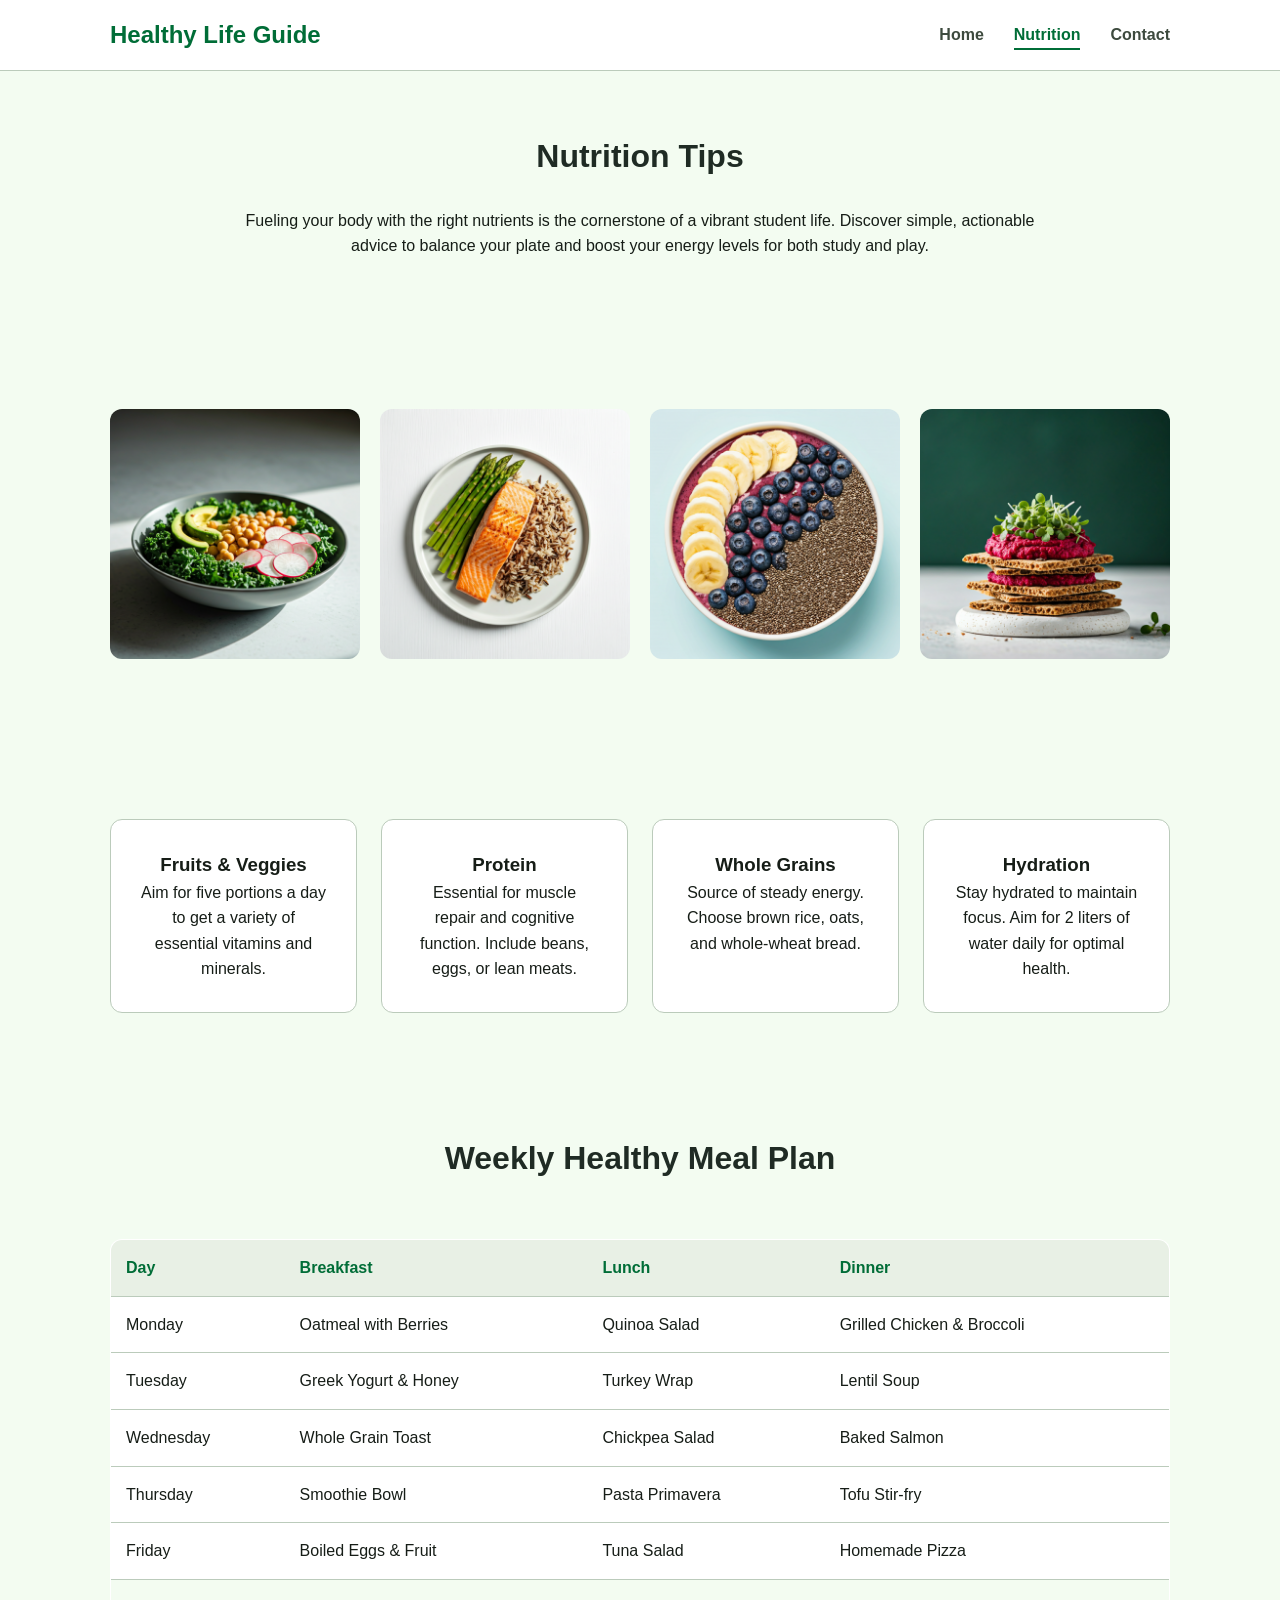
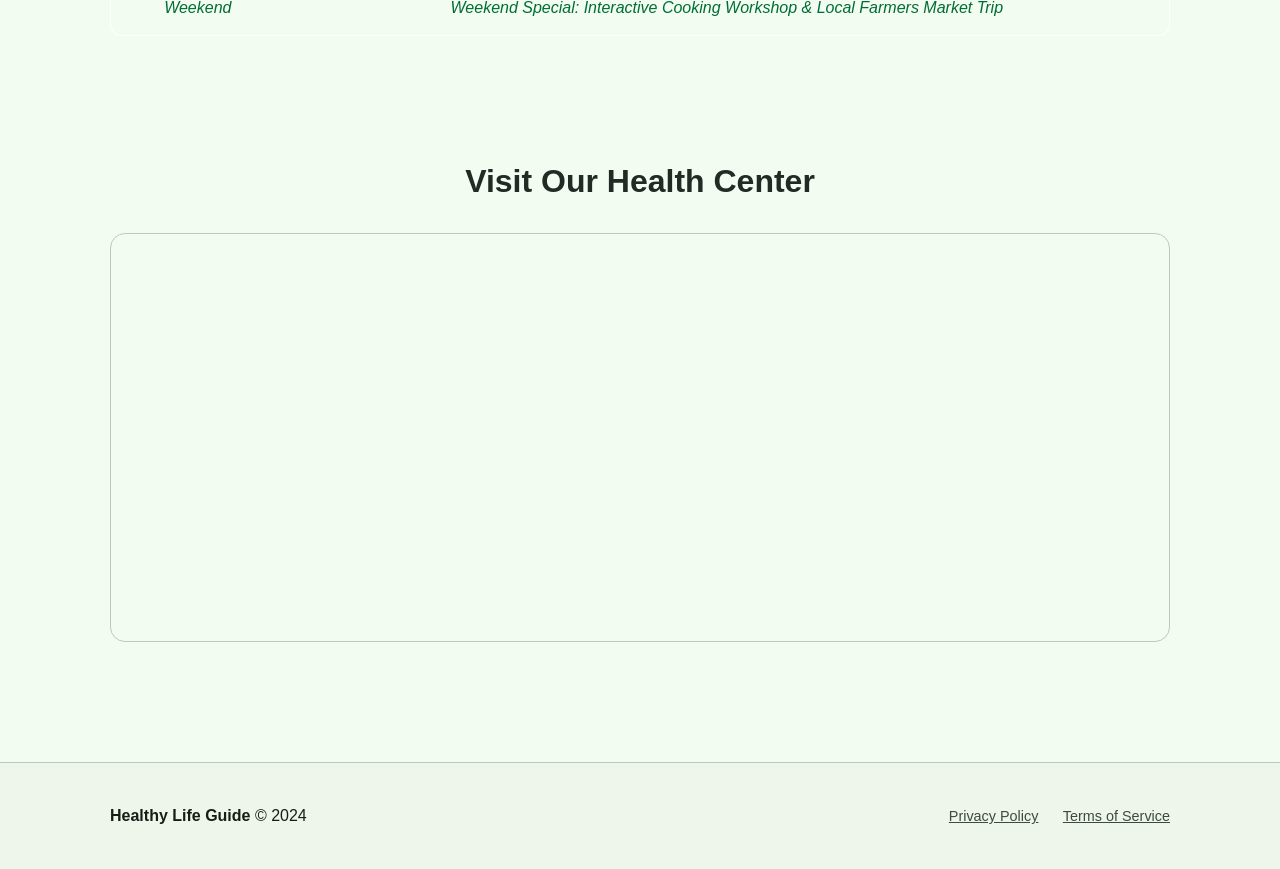
<file: nutrition.html>
<!doctype html>
<!-- 
  Project Name: Healthy Life Guide
  Page: Nutrition (nutrition.html)
  Student Project - Web Development I
-->
<html lang="en">
  <head>
    <meta charset="UTF-8" />
    <meta name="viewport" content="width=device-width, initial-scale=1.0" />
    <title>Nutrition - Healthy Life Guide</title>

    <!-- External CSS Link -->
    <link rel="stylesheet" href="style.css" />
  </head>
  <body>
    <!-- Header -->
    <header>
      <div class="container">
        <div class="logo">Healthy Life Guide</div>
        <nav>
          <ul>
            <li><a href="index.html">Home</a></li>
            <li><a href="nutrition.html" class="active">Nutrition</a></li>
            <li><a href="contact.html">Contact</a></li>
          </ul>
        </nav>
      </div>
    </header>

    <main class="container fade-in">
      <!-- Header Text -->
      <section style="text-align: center; max-width: 800px; margin: 0 auto">
        <h1 class="section-title">Nutrition Tips</h1>
        <p>
          Fueling your body with the right nutrients is the cornerstone of a
          vibrant student life. Discover simple, actionable advice to balance
          your plate and boost your energy levels for both study and play.
        </p>
      </section>

      <!-- Image Gallery Requirement (Project Specification Requirement - 4 images) -->
      <section class="gallery">
        <div class="gallery-item">
          <img src="images/meal1.png" alt="Healthy salad bowl" />
        </div>
        <div class="gallery-item">
          <img src="images/meal2.png" alt="Balanced salmon meal" />
        </div>
        <div class="gallery-item">
          <img src="images/meal3.png" alt="Smoothie bowl" />
        </div>
        <div class="gallery-item">
          <img src="images/meal4.png" alt="Whole grain snacks" />
        </div>
      </section>

      <!-- Core Food Groups Cards -->
      <section class="card-grid" style="margin-top: 40px">
        <article class="card">
          <h3>Fruits & Veggies</h3>
          <p>
            Aim for five portions a day to get a variety of essential vitamins
            and minerals.
          </p>
        </article>
        <article class="card">
          <h3>Protein</h3>
          <p>
            Essential for muscle repair and cognitive function. Include beans,
            eggs, or lean meats.
          </p>
        </article>
        <article class="card">
          <h3>Whole Grains</h3>
          <p>
            Source of steady energy. Choose brown rice, oats, and whole-wheat
            bread.
          </p>
        </article>
        <article class="card">
          <h3>Hydration</h3>
          <p>
            Stay hydrated to maintain focus. Aim for 2 liters of water daily for
            optimal health.
          </p>
        </article>
      </section>

      <!-- Table Requirement with Colspan (Project Specification Requirement) -->
      <section>
        <h2 class="section-title">Weekly Healthy Meal Plan</h2>
        <div style="overflow-x: auto">
          <table>
            <thead>
              <tr>
                <th>Day</th>
                <th>Breakfast</th>
                <th>Lunch</th>
                <th>Dinner</th>
              </tr>
            </thead>
            <tbody>
              <tr>
                <td>Monday</td>
                <td>Oatmeal with Berries</td>
                <td>Quinoa Salad</td>
                <td>Grilled Chicken & Broccoli</td>
              </tr>
              <tr>
                <td>Tuesday</td>
                <td>Greek Yogurt & Honey</td>
                <td>Turkey Wrap</td>
                <td>Lentil Soup</td>
              </tr>
              <tr>
                <td>Wednesday</td>
                <td>Whole Grain Toast</td>
                <td>Chickpea Salad</td>
                <td>Baked Salmon</td>
              </tr>
              <tr>
                <td>Thursday</td>
                <td>Smoothie Bowl</td>
                <td>Pasta Primavera</td>
                <td>Tofu Stir-fry</td>
              </tr>
              <tr>
                <td>Friday</td>
                <td>Boiled Eggs & Fruit</td>
                <td>Tuna Salad</td>
                <td>Homemade Pizza</td>
              </tr>
              <!-- Colspan Example below -->
              <tr>
                <td class="table-special">Weekend</td>
                <td colspan="3" class="table-special">
                  Weekend Special: Interactive Cooking Workshop & Local Farmers
                  Market Trip
                </td>
              </tr>
            </tbody>
          </table>
        </div>
      </section>

      <section>
        <h2 class="section-title">Visit Our Health Center</h2>
        <div
          style="
            border-radius: 15px;
            overflow: hidden;
            border: 1px solid #bbcbbb;
          "
        >
          <iframe
            src="https://www.google.com/maps?q=University%20of%20Technology%20and%20Applied%20Sciences%20Muscat%20Oman&output=embed"
            width="100%"
            height="400"
            style="border: 0"
            allowfullscreen=""
            loading="lazy"
          ></iframe>
        </div>
      </section>
    </main>

    <!-- Footer -->
    <footer>
      <div class="container">
        <p><strong>Healthy Life Guide</strong> &copy; 2024</p>
        <div class="footer-links">
          <a href="#">Privacy Policy</a>
          <a href="#">Terms of Service</a>
        </div>
      </div>
    </footer>

    <!-- JavaScript Link -->
    <script src="main.js"></script>
  </body>
</html>
</file>
<file: style.css>
/* 1. Global Styles & Reset */
* {
  margin: 0;
  padding: 0;
  box-sizing: border-box;
}

body {
  font-family: "Open Sans", "Segoe UI", Tahoma, Geneva, Verdana, sans-serif;
  line-height: 1.6;
  color: #161d17;
  background-color: #f3fcf1; /* Light green background from design */
}

/* 2. Layout Containers */
.container {
  max-width: 1100px;
  margin: 0 auto;
  padding: 0 20px;
}

/* 3. Header & Navigation */
header {
  background-color: #ffffff;
  border-bottom: 1px solid #bbcbbb;
  padding: 1rem 0;
  position: sticky;
  top: 0;
  z-index: 100;
}

header .container {
  display: flex;
  justify-content: space-between;
  align-items: center;
}

.logo {
  font-size: 1.5rem;
  font-weight: bold;
  color: #006d37; /* Emerald Green */
}

nav ul {
  list-style: none;
  display: flex;
}

nav ul li {
  margin-left: 30px;
}

nav ul li a {
  text-decoration: none;
  color: #3d4a3e;
  font-weight: 600;
  transition: color 0.3s ease;
}

nav ul li a:hover,
nav ul li a.active {
  color: #006d37;
}

nav ul li a.active {
  border-bottom: 2px solid #006d37;
  padding-bottom: 5px;
}

/* 4. Hero Section */
.hero {
  padding: 80px 0;
  display: flex;
  flex-wrap: wrap;
  align-items: center;
  gap: 40px;
}

.hero-text {
  flex: 1;
  min-width: 300px;
}

.hero-text h1 {
  font-size: 2.5rem;
  margin-bottom: 20px;
  line-height: 1.2;
}

.hero-text p {
  font-size: 1.1rem;
  color: #3d4a3e;
  margin-bottom: 30px;
}

.hero-image {
  flex: 1;
  min-width: 300px;
}

.hero-image img {
  width: 100%;
  border-radius: 15px;
  box-shadow: 0 4px 10px rgba(0, 0, 0, 0.1);
}

/* 5. Buttons */
.btn {
  display: inline-block;
  background-color: #006d37;
  color: #ffffff;
  padding: 12px 24px;
  border-radius: 8px;
  text-decoration: none;
  font-weight: 600;
  transition:
    background-color 0.3s ease,
    transform 0.2s ease;
  border: none;
  cursor: pointer;
}

.btn:hover {
  background-color: #005027;
  transform: translateY(-2px);
}

/* 6. Sections & Cards */
section {
  padding: 60px 0;
}

.section-title {
  text-align: center;
  font-size: 2rem;
  margin-bottom: 40px;
}
.section-title.habits {
  text-align: left;
}

.card-grid {
  display: grid;
  grid-template-columns: repeat(4, 1fr);
  gap: 24px;
}
.home.card-grid {
  display: grid;
  grid-template-columns: repeat(auto-fit, minmax(280px, 1fr));
  gap: 24px;
}
.card {
  background: #ffffff;
  padding: 30px;
  border-radius: 12px;
  border: 1px solid #bbcbbb;
  text-align: center;
}

.card-icon {
  font-size: 2rem;
  color: #006d37;
  margin-bottom: 15px;
  background: #e8f0e5;
  width: 60px;
  height: 60px;
  line-height: 60px;
  border-radius: 50%;
  margin-left: auto;
  margin-right: auto;
}
.healthy-habits-section {
  background-color: #f3fbf1;
  padding: 50px 20px;
}

.healthy-habits-card {
  max-width: 1100px;
  margin: 0 auto;
  background-color: #dfe8dc;
  border-radius: 10px;
  padding: 45px 50px;
  display: flex;
  align-items: center;
  justify-content: space-between;
  gap: 60px;
}

.healthy-habits-content {
  flex: 1;
}

.section-title {
  font-size: 32px;
  color: #1f2b24;
  margin-bottom: 25px;
  font-weight: 700;
}

.habits-list {
  list-style: none;
  padding: 0;
  margin: 0;
}

.habits-list li {
  position: relative;
  padding-left: 35px;
  margin-bottom: 16px;
  color: #4d5a50;
  font-size: 16px;
  line-height: 1.5;
}

.habits-list > li::before {
  content: "✓";
  position: absolute;
  left: 0;
  top: 0;
  width: 18px;
  height: 18px;
  border: 2px solid #2f9b72;
  border-radius: 50%;
  color: #2f9b72;
  font-size: 12px;
  font-weight: bold;
  display: flex;
  align-items: center;
  justify-content: center;
}

.habits-list strong {
  color: #253229;
}

.nested-habits-list {
  list-style: none;
  margin-top: 10px;
  padding-left: 20px;
  border-left: 2px solid #9ac5a7;
}

.nested-habits-list li {
  padding-left: 0;
  margin-bottom: 8px;
  color: #6a776d;
}

.nested-habits-list li::before {
  content: none;
}

.image-container {
  flex: 1;
  max-width: 470px;
}

.image-container img {
  width: 100%;
  height: 280px;
  object-fit: cover;
  border-radius: 8px;
  display: block;
}

@media (max-width: 768px) {
  .healthy-habits-card {
    flex-direction: column;
    padding: 30px 25px;
    gap: 30px;
  }

  .section-title {
    font-size: 26px;
    text-align: left;
  }

  .image-container {
    max-width: 100%;
  }

  .image-container img {
    height: 220px;
  }
}
/* 7. Nutrition Page Gallery */
.gallery {
  display: grid;
  grid-template-columns: repeat(auto-fit, minmax(200px, 1fr));
  gap: 20px;
  margin-top: 30px;
}

.gallery-item {
  overflow: hidden;
  border-radius: 12px;
  height: 250px;
}

.gallery-item img {
  width: 100%;
  height: 100%;
  object-fit: cover;
  transition: transform 0.3s ease;
}

.gallery-item:hover img {
  transform: scale(1.05);
}

/* 8. Tables */
table {
  width: 100%;
  border-collapse: collapse;
  margin-top: 30px;
  background: #ffffff;
  border-radius: 12px;
  overflow: hidden;
  border: 1px solid #bbcbbb;
}

th,
td {
  padding: 15px;
  text-align: left;
  border-bottom: 1px solid #bbcbbb;
}

th {
  background-color: #e8f0e5;
  color: #006d37;
  font-weight: 700;
}

.table-special {
  background-color: #f3fcf1;
  font-style: italic;
  color: #006d37;
  text-align: center;
}

/* 9. Forms */
.form-container {
  background: #ffffff;
  padding: 40px;
  border-radius: 12px;
  border: 1px solid #bbcbbb;
  max-width: 700px;
  margin: 0 auto;
}

.form-group {
  margin-bottom: 20px;
}

label {
  display: block;
  margin-bottom: 8px;
  font-weight: 600;
}

input[type="text"],
input[type="email"],
input[type="number"],
textarea {
  width: 100%;
  padding: 12px;
  border: 1px solid #bbcbbb;
  border-radius: 8px;
  font-family: inherit;
  font-size: 1rem;
}

input:focus,
textarea:focus {
  outline: none;
  border-color: #006d37;
  box-shadow: 0 0 0 2px rgba(0, 109, 55, 0.1);
}

.radio-group {
  display: flex;
  gap: 20px;
  padding-top: 5px;
}

.radio-item {
  display: flex;
  align-items: center;
  gap: 5px;
}

#form-message {
  margin-top: 20px;
  padding: 15px;
  border-radius: 8px;
  display: none; /* Hidden by default */
}

.error {
  background-color: #ffdad6;
  color: #93000a;
  display: block !important;
}

.success {
  background-color: #e8f0e5;
  color: #006d37;
  display: block !important;
}

/* 10. Footer */
footer {
  background-color: #eef6eb;
  border-top: 1px solid #bbcbbb;
  padding: 40px 0;
  margin-top: 60px;
}

footer .container {
  display: flex;
  justify-content: space-between;
  align-items: center;
  flex-wrap: wrap;
  gap: 20px;
}

.footer-links a {
  color: #3d4a3e;
  text-decoration: underline;
  margin-left: 20px;
  font-size: 0.9rem;
}

/* 11. Simple Animation */
@keyframes fadeIn {
  from {
    opacity: 0;
    transform: translateY(20px);
  }
  to {
    opacity: 1;
    transform: translateY(0);
  }
}

.fade-in {
  animation: fadeIn 1s ease-out;
}

/* 12. Responsive Design */
@media (max-width: 768px) {
  header .container {
    flex-direction: column;
    gap: 15px;
  }

  nav ul li {
    margin: 0 10px;
  }

  .hero {
    text-align: center;
  }

  footer .container {
    flex-direction: column;
    text-align: center;
  }

  .footer-links a {
    margin: 0 10px;
  }
}
</file>
